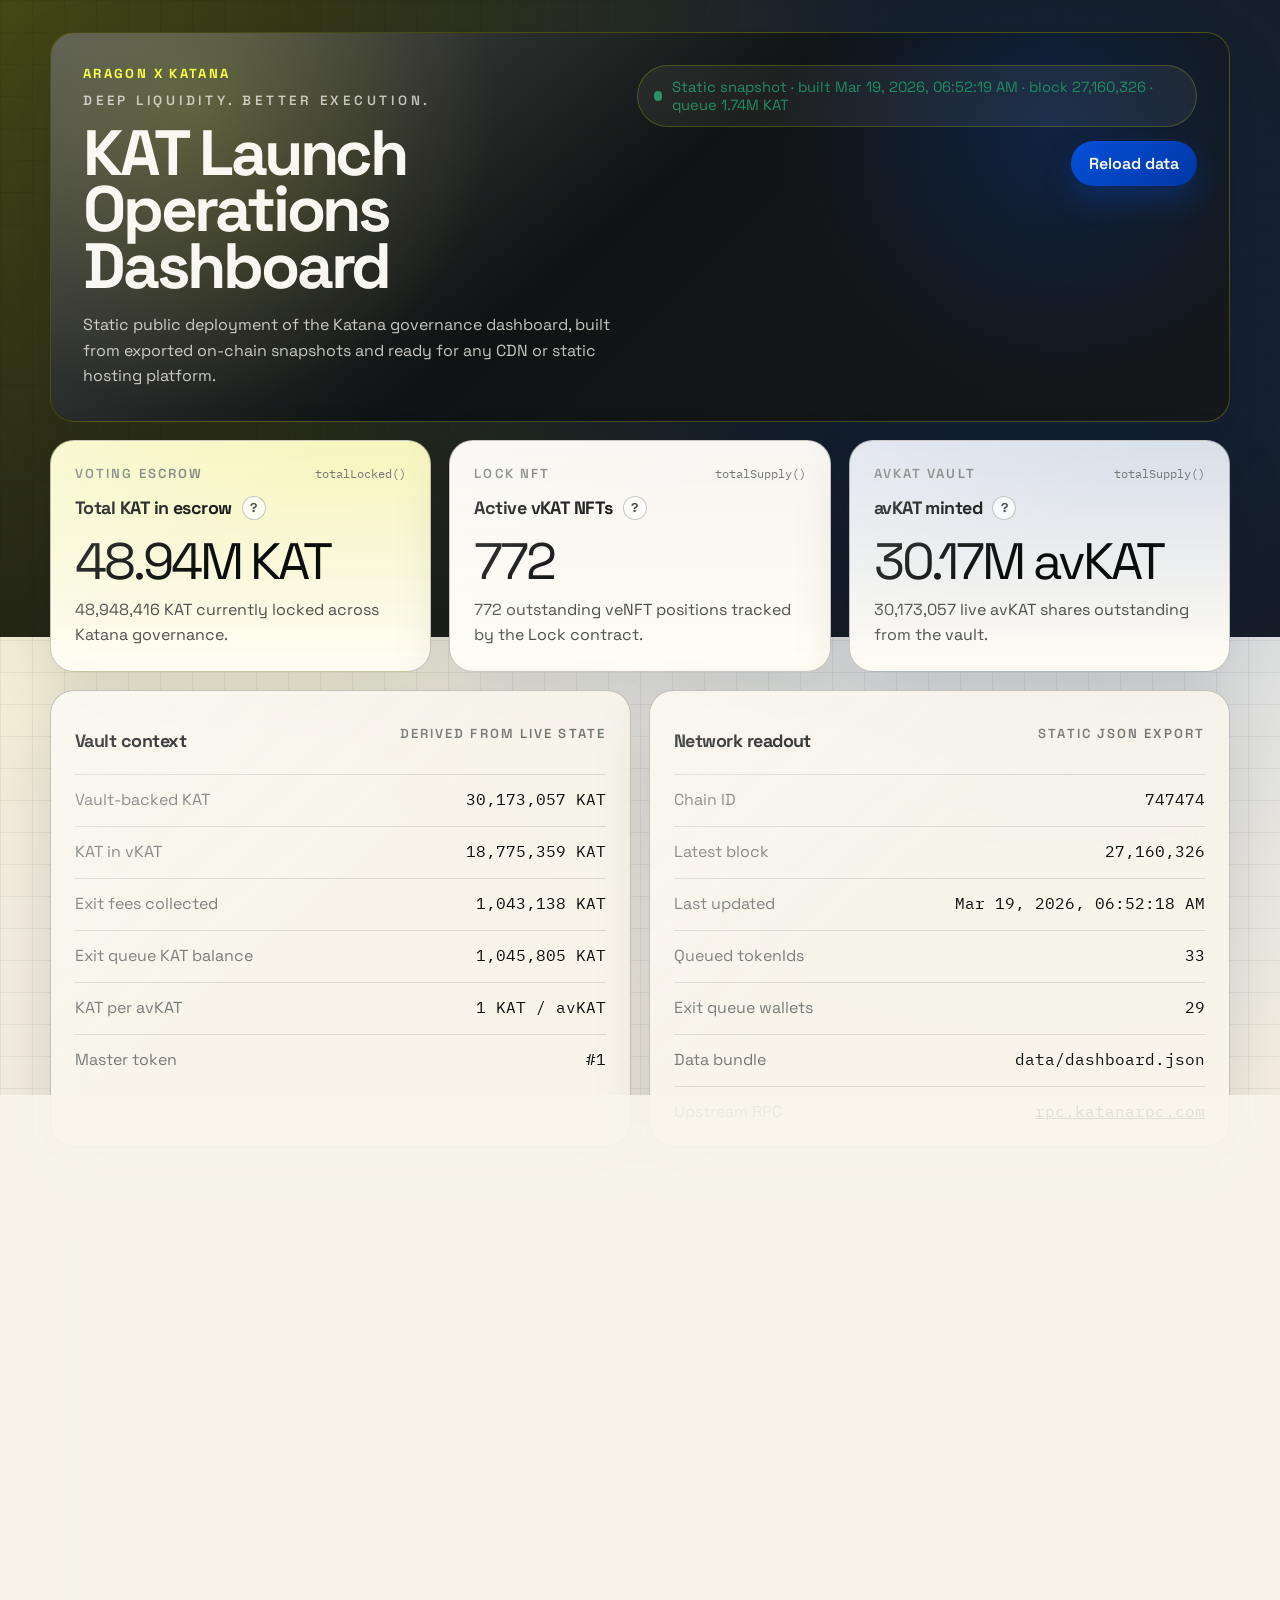
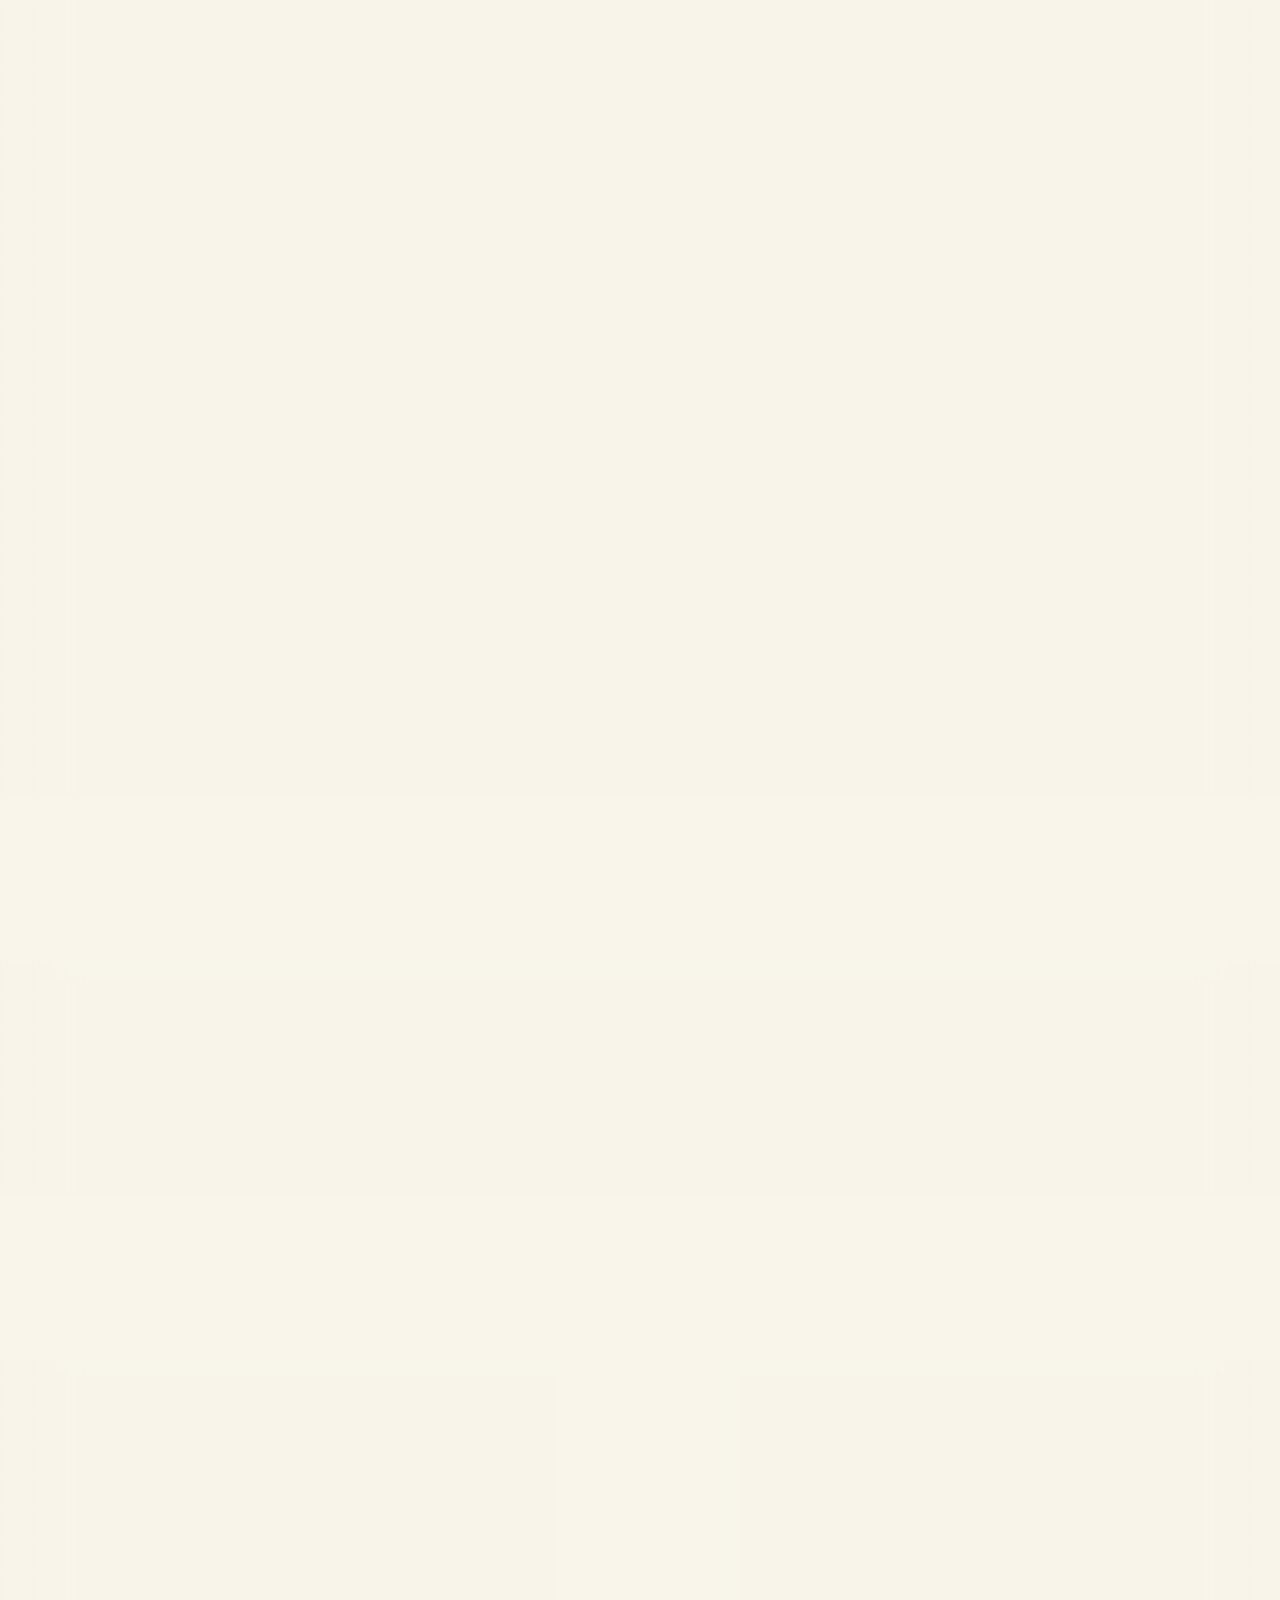
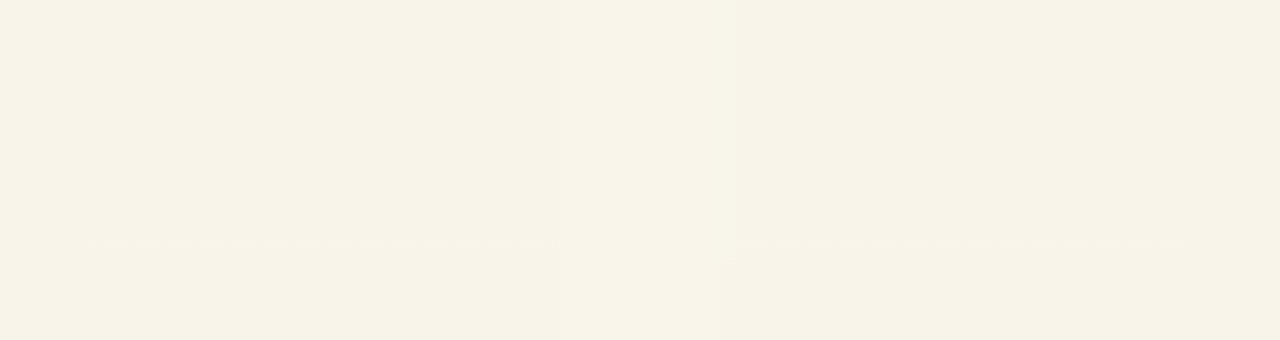
<file: static/index.html>
<!DOCTYPE html>
<html lang="en">
  <head>
    <meta charset="UTF-8" />
    <meta name="viewport" content="width=device-width, initial-scale=1.0" />
    <title>Katana KAT Launch Dashboard</title>
    <link rel="preconnect" href="https://fonts.googleapis.com" />
    <link rel="preconnect" href="https://fonts.gstatic.com" crossorigin />
    <link
      href="https://fonts.googleapis.com/css2?family=IBM+Plex+Mono:wght@400;500&family=Space+Grotesk:wght@400;500;700&display=swap"
      rel="stylesheet"
    />
    <link rel="stylesheet" href="./styles.css" />
  </head>
  <body>
    <div class="page-shell">
      <header class="hero panel">
        <div class="hero-copy">
          <p class="eyebrow">Aragon x Katana</p>
          <p class="hero-banner">Deep Liquidity. Better Execution.</p>
          <h1>KAT Launch Operations Dashboard</h1>
          <p class="hero-text">
            Static public deployment of the Katana governance dashboard, built from exported
            on-chain snapshots and ready for any CDN or static hosting platform.
          </p>
        </div>

        <div class="hero-actions">
          <div class="status-pill" id="statusPill" aria-live="polite">
            <span class="status-dot"></span>
            <span id="statusText">Loading exported Katana snapshot...</span>
          </div>
          <button class="refresh-button" id="refreshButton" type="button">Reload data</button>
        </div>
      </header>

      <section class="warning panel" id="serveWarning" hidden>
        <h2>Serve the static bundle over HTTP</h2>
        <p>
          This version reads from exported JSON files. Serve it with any static host or a local web
          server instead of opening <code>file://</code> directly.
        </p>
        <pre><code>cd /home/jordan/Documents/dev/crypto/aragon/katana-dash/static
python3 -m http.server 8787</code></pre>
      </section>

      <section class="metrics-grid">
        <article class="metric-card panel panel-amber">
          <div class="metric-meta">
            <span class="metric-kicker">Voting Escrow</span>
            <span class="metric-method">totalLocked()</span>
          </div>
          <div class="metric-title-row">
            <h2>Total KAT in escrow</h2>
            <button
              class="tooltip-trigger"
              type="button"
              data-tooltip="Reads VotingEscrow.totalLocked() to show the total amount of KAT currently locked across all vKAT positions."
              aria-label="Explain total KAT in escrow"
            >
              ?
            </button>
          </div>
          <p class="metric-value" id="totalLockedValue">--</p>
          <p class="metric-detail" id="totalLockedDetail">Loading live escrow balance...</p>
        </article>

        <article class="metric-card panel panel-cream">
          <div class="metric-meta">
            <span class="metric-kicker">Lock NFT</span>
            <span class="metric-method">totalSupply()</span>
          </div>
          <div class="metric-title-row">
            <h2>Active vKAT NFTs</h2>
            <button
              class="tooltip-trigger"
              type="button"
              data-tooltip="Reads Lock.totalSupply() to count outstanding veNFT positions that currently exist on Katana."
              aria-label="Explain active vKAT NFTs"
            >
              ?
            </button>
          </div>
          <p class="metric-value" id="activeNftsValue">--</p>
          <p class="metric-detail" id="activeNftsDetail">Loading current outstanding veNFT count...</p>
        </article>

        <article class="metric-card panel panel-rust">
          <div class="metric-meta">
            <span class="metric-kicker">AvKAT Vault</span>
            <span class="metric-method">totalSupply()</span>
          </div>
          <div class="metric-title-row">
            <h2>avKAT minted</h2>
            <button
              class="tooltip-trigger"
              type="button"
              data-tooltip="Reads AvKATVault.totalSupply() to show total outstanding avKAT shares that have been minted."
              aria-label="Explain avKAT minted"
            >
              ?
            </button>
          </div>
          <p class="metric-value" id="avKatMintedValue">--</p>
          <p class="metric-detail" id="avKatMintedDetail">Loading live avKAT share supply...</p>
        </article>
      </section>

      <section class="context-grid">
        <article class="panel context-card">
          <div class="context-heading">
            <h2>Vault context</h2>
            <span class="context-note">Derived from live state</span>
          </div>
          <dl class="data-list">
            <div>
              <dt>Vault-backed KAT</dt>
              <dd id="vaultAssetsValue">--</dd>
            </div>
            <div>
              <dt>KAT in vKAT</dt>
              <dd id="externalLockedValue">--</dd>
            </div>
            <div>
              <dt>Exit fees collected</dt>
              <dd id="exitFeesCollectedValue">--</dd>
            </div>
            <div>
              <dt>Exit queue KAT balance</dt>
              <dd id="exitQueueFeeBalanceValue">--</dd>
            </div>
            <div>
              <dt>KAT per avKAT</dt>
              <dd id="sharePriceValue">--</dd>
            </div>
            <div>
              <dt>Master token</dt>
              <dd id="masterTokenValue">--</dd>
            </div>
          </dl>
        </article>

        <article class="panel context-card">
          <div class="context-heading">
            <h2>Network readout</h2>
            <span class="context-note">Static JSON export</span>
          </div>
          <dl class="data-list">
            <div>
              <dt>Chain ID</dt>
              <dd id="chainIdValue">--</dd>
            </div>
            <div>
              <dt>Latest block</dt>
              <dd id="blockNumberValue">--</dd>
            </div>
            <div>
              <dt>Last updated</dt>
              <dd id="lastUpdatedValue">--</dd>
            </div>
            <div>
              <dt>Queued tokenIds</dt>
              <dd id="queuedTokenIdsValue">--</dd>
            </div>
            <div>
              <dt>Exit queue wallets</dt>
              <dd id="uniqueHolderCountValue">--</dd>
            </div>
            <div>
              <dt>Data bundle</dt>
              <dd id="dbPathValue">--</dd>
            </div>
            <div>
              <dt>Upstream RPC</dt>
              <dd><a href="https://rpc.katanarpc.com" target="_blank" rel="noreferrer">rpc.katanarpc.com</a></dd>
            </div>
          </dl>
        </article>
      </section>

      <section class="panel chart-section">
        <div class="section-heading">
          <h2>Position History</h2>
          <p>History is exported into static JSON during the build step and served directly from the site bundle.</p>
        </div>

        <article class="chart-card chart-card-hero">
          <div class="chart-card-header">
            <div>
              <p class="chart-kicker">Overlaid KAT positions</p>
              <div class="chart-title-row">
                <h3>KAT position overlay</h3>
                <button
                  class="tooltip-trigger"
                  type="button"
                  data-tooltip="Compares the three KAT-denominated position series over time. Use the toggle chips to turn each line on or off."
                  aria-label="Explain KAT position overlay chart"
                >
                  ?
                </button>
              </div>
            </div>
            <p class="chart-current" id="katOverviewSummary">--</p>
          </div>
          <div class="chart-toggle-group" id="katOverviewLegend" aria-label="Toggle KAT series"></div>
          <div class="chart-shell" id="katOverviewChart"></div>
        </article>

        <div class="chart-grid chart-grid-wide">
          <article class="chart-card">
            <div class="chart-card-header">
              <div>
                <p class="chart-kicker">KAT in avKAT</p>
                <div class="chart-title-row">
                  <h3>Vault-backed KAT</h3>
                  <button
                    class="tooltip-trigger"
                    type="button"
                    data-tooltip="Historical snapshots of AvKATVault.totalAssets(), representing the KAT currently backing avKAT shares."
                    aria-label="Explain vault-backed KAT chart"
                  >
                    ?
                  </button>
                </div>
              </div>
              <p class="chart-current" id="vaultAssetsChartValue">--</p>
            </div>
            <div class="chart-shell" id="vaultAssetsChart"></div>
          </article>

          <article class="chart-card">
            <div class="chart-card-header">
              <div>
                <p class="chart-kicker">All positions</p>
                <div class="chart-title-row">
                  <h3>Total locked KAT</h3>
                  <button
                    class="tooltip-trigger"
                    type="button"
                    data-tooltip="Historical snapshots of VotingEscrow.totalLocked(), including avKAT’s master token and all other escrowed KAT."
                    aria-label="Explain total locked KAT chart"
                  >
                    ?
                  </button>
                </div>
              </div>
              <p class="chart-current" id="totalLockedChartValue">--</p>
            </div>
            <div class="chart-shell" id="totalLockedChart"></div>
          </article>

          <article class="chart-card">
            <div class="chart-card-header">
              <div>
                <p class="chart-kicker">Direct ve positions</p>
                <div class="chart-title-row">
                  <h3>KAT in vKAT</h3>
                  <button
                    class="tooltip-trigger"
                    type="button"
                    data-tooltip="Historical snapshots of total locked KAT minus the KAT backing avKAT, isolating direct vKAT positions."
                    aria-label="Explain KAT in vKAT chart"
                  >
                    ?
                  </button>
                </div>
              </div>
              <p class="chart-current" id="externalLockedChartValue">--</p>
            </div>
            <div class="chart-shell" id="externalLockedChart"></div>
          </article>

          <article class="chart-card">
            <div class="chart-card-header">
              <div>
                <p class="chart-kicker">ERC4626 shares</p>
                <div class="chart-title-row">
                  <h3>Total avKAT</h3>
                  <button
                    class="tooltip-trigger"
                    type="button"
                    data-tooltip="Historical snapshots of AvKATVault.totalSupply(), showing total avKAT shares outstanding over time."
                    aria-label="Explain total avKAT chart"
                  >
                    ?
                  </button>
                </div>
              </div>
              <p class="chart-current" id="avKatSupplyChartValue">--</p>
            </div>
            <div class="chart-shell" id="avKatSupplyChart"></div>
          </article>
        </div>
      </section>

      <section class="panel chart-section">
        <div class="section-heading">
          <h2>Flow History</h2>
          <p>Cumulative event counts are exported from the cached chain index and bundled with the static site.</p>
        </div>

        <div class="chart-grid">
          <article class="chart-card">
            <div class="chart-card-header">
              <div>
                <p class="chart-kicker">Escrow deposit logs</p>
                <div class="chart-title-row">
                  <h3>vKAT create locks</h3>
                  <button
                    class="tooltip-trigger"
                    type="button"
                    data-tooltip="Cumulative count of VotingEscrow Deposit events, used here as the number of create-lock actions observed on Katana."
                    aria-label="Explain vKAT create locks chart"
                  >
                    ?
                  </button>
                </div>
              </div>
              <p class="chart-current" id="vkatCreateCountChartValue">--</p>
            </div>
            <div class="chart-shell" id="vkatCreateCountChart"></div>
          </article>

          <article class="chart-card">
            <div class="chart-card-header">
              <div>
                <p class="chart-kicker">Vault deposit logs</p>
                <div class="chart-title-row">
                  <h3>avKAT deposits</h3>
                  <button
                    class="tooltip-trigger"
                    type="button"
                    data-tooltip="Cumulative count of AvKATVault Deposit events, representing ERC4626 deposit actions into the avKAT vault."
                    aria-label="Explain avKAT deposits chart"
                  >
                    ?
                  </button>
                </div>
              </div>
              <p class="chart-current" id="avkatDepositCountChartValue">--</p>
            </div>
            <div class="chart-shell" id="avkatDepositCountChart"></div>
          </article>

          <article class="chart-card">
            <div class="chart-card-header">
              <div>
                <p class="chart-kicker">Current queued balance</p>
                <div class="chart-title-row">
                  <h3>vKAT exit queue</h3>
                  <button
                    class="tooltip-trigger"
                    type="button"
                    data-tooltip="Historical snapshots of VotingEscrow.currentExitingAmount(), showing how much KAT is currently sitting in the exit queue."
                    aria-label="Explain exit queue chart"
                  >
                    ?
                  </button>
                </div>
              </div>
              <p class="chart-current" id="exitQueueChartValue">--</p>
            </div>
            <div class="chart-shell" id="exitQueueChart"></div>
          </article>
        </div>
      </section>

      <section class="contracts-grid">
        <article class="panel contracts-panel">
          <div class="section-heading">
            <h2>Tracked contracts</h2>
            <p>Contract links are pinned to Katana mainnet explorers for launch operations.</p>
          </div>
          <div class="contract-list">
            <div class="contract-row">
              <span class="contract-label">Voting Escrow</span>
              <a
                id="votingEscrowLink"
                href="https://katanascan.com/address/0x4d6fC15Ca6258b168225D283262743C623c13Ead"
                target="_blank"
                rel="noreferrer"
              >
                0x4d6f...3Ead
              </a>
            </div>
            <div class="contract-row">
              <span class="contract-label">Dynamic Exit Queue</span>
              <a
                href="https://katanascan.com/address/0x6dE9cAAb658C744aD337Ca5d92D084c97ffF578d"
                target="_blank"
                rel="noreferrer"
              >
                0x6dE9...578d
              </a>
            </div>
            <div class="contract-row">
              <span class="contract-label">NFT Lock</span>
              <a
                id="lockNftLink"
                href="https://katanascan.com/address/0x106F7D67Ea25Cb9eFf5064CF604ebf6259Ff296d"
                target="_blank"
                rel="noreferrer"
              >
                0x106F...296d
              </a>
            </div>
            <div class="contract-row">
              <span class="contract-label">AvKAT Vault</span>
              <a
                id="vaultLink"
                href="https://katanascan.com/address/0x7231dbaCdFc968E07656D12389AB20De82FbfCeB"
                target="_blank"
                rel="noreferrer"
              >
                0x7231...fCeB
              </a>
            </div>
            <div class="contract-row">
              <span class="contract-label">Compound Strategy</span>
              <a id="strategyLink" href="#" target="_blank" rel="noreferrer">Loading...</a>
            </div>
            <div class="contract-row">
              <span class="contract-label">KAT token</span>
              <a id="katTokenLink" href="#" target="_blank" rel="noreferrer">Loading...</a>
            </div>
          </div>
        </article>

        <article class="panel methodology-panel">
          <div class="section-heading">
            <h2>Metric definitions</h2>
            <p>The cards map directly to contract state, exported to JSON ahead of deploy for static hosting.</p>
          </div>
          <ul class="methodology-list">
            <li><strong>Total KAT in escrow</strong> reads <code>VotingEscrow.totalLocked()</code>.</li>
            <li><strong>Active vKAT NFTs</strong> reads <code>Lock.totalSupply()</code>.</li>
            <li><strong>avKAT minted</strong> reads <code>AvKATVault.totalSupply()</code>.</li>
            <li><strong>Vault-backed KAT</strong> reads <code>AvKATVault.totalAssets()</code>.</li>
            <li><strong>Exit fees collected</strong> sums the <code>fee</code> field from <code>DynamicExitQueue.Exit(tokenId, fee)</code> logs.</li>
            <li><strong>Exit queue KAT balance</strong> reads <code>KAT.balanceOf(exitQueue)</code> for the queue contract’s live KAT balance.</li>
            <li><strong>Queued tokenIds</strong> counts active lock NFTs currently held by VotingEscrow while waiting in the exit queue.</li>
            <li><strong>Exit queue wallets</strong> counts distinct queue ticket-holder addresses currently represented in the exit queue.</li>
          </ul>
          <p class="footnote" id="integrityNote">
            Integrity check pending: validating the escrow's reported lock NFT against the expected
            mainnet lock address.
          </p>
        </article>
      </section>
    </div>

    <script type="module" src="./app.js"></script>
  </body>
</html>
</file>
<file: static/styles.css>
:root {
  --bg: #f1ecdf;
  --bg-grid: rgba(8, 8, 8, 0.06);
  --panel: rgba(249, 245, 235, 0.9);
  --panel-strong: rgba(255, 252, 244, 0.96);
  --ink: #0b0d0d;
  --ink-soft: #4d504d;
  --ink-faint: #747875;
  --line: rgba(11, 13, 13, 0.12);
  --line-strong: rgba(11, 13, 13, 0.22);
  --katana-yellow: #f6ff09;
  --katana-blue: #0550db;
  --katana-blue-soft: rgba(5, 80, 219, 0.12);
  --katana-yellow-soft: rgba(246, 255, 9, 0.18);
  --success: #1c8e62;
  --danger: #d14f39;
  --shadow: 0 20px 60px rgba(9, 15, 24, 0.12);
  --radius: 24px;
}

* {
  box-sizing: border-box;
}

html {
  min-height: 100%;
  background:
    radial-gradient(circle at top left, rgba(246, 255, 9, 0.2), transparent 24%),
    radial-gradient(circle at 82% 8%, rgba(5, 80, 219, 0.18), transparent 24%),
    linear-gradient(180deg, #171918 0%, #171918 18%, var(--bg) 18%, var(--bg) 100%);
}

body {
  margin: 0;
  min-height: 100vh;
  color: var(--ink);
  font-family: "Space Grotesk", "Avenir Next", "Segoe UI", sans-serif;
  background:
    linear-gradient(90deg, var(--bg-grid) 1px, transparent 1px),
    linear-gradient(var(--bg-grid) 1px, transparent 1px);
  background-size: 32px 32px;
}

a {
  color: inherit;
}

code,
pre,
.metric-method,
.contract-row a,
.data-list dd,
.footnote {
  font-family: "IBM Plex Mono", "SFMono-Regular", monospace;
}

.page-shell {
  width: min(1180px, calc(100vw - 32px));
  margin: 0 auto;
  padding: 32px 0 56px;
}

.panel {
  position: relative;
  overflow: hidden;
  border: 1px solid var(--line-strong);
  border-radius: var(--radius);
  background: var(--panel);
  box-shadow: var(--shadow);
  backdrop-filter: blur(14px);
}

.panel::after {
  content: "";
  position: absolute;
  inset: 0;
  pointer-events: none;
  background: linear-gradient(140deg, rgba(255, 255, 255, 0.3), transparent 48%);
}

.hero {
  display: flex;
  gap: 24px;
  justify-content: space-between;
  padding: 32px;
  margin-bottom: 18px;
  color: #f8f6ef;
  border-color: rgba(246, 255, 9, 0.24);
  background:
    radial-gradient(circle at 12% 18%, rgba(246, 255, 9, 0.18), transparent 28%),
    radial-gradient(circle at 85% 24%, rgba(5, 80, 219, 0.22), transparent 26%),
    linear-gradient(135deg, #090b0b 0%, #121515 60%, #15181a 100%);
  animation: rise 0.55s ease-out both;
}

.hero-copy {
  max-width: 760px;
}

.eyebrow {
  margin: 0 0 10px;
  color: var(--katana-yellow);
  font-size: 0.82rem;
  font-weight: 700;
  letter-spacing: 0.18em;
  text-transform: uppercase;
}

.hero-banner {
  margin: 0 0 16px;
  color: rgba(248, 246, 239, 0.72);
  font-size: 0.84rem;
  font-weight: 600;
  letter-spacing: 0.28em;
  text-transform: uppercase;
}

.hero h1 {
  margin: 0;
  font-size: clamp(2.4rem, 5vw, 4.8rem);
  line-height: 0.88;
  letter-spacing: -0.05em;
  max-width: 10ch;
}

.hero-text {
  margin: 18px 0 0;
  max-width: 62ch;
  color: rgba(248, 246, 239, 0.78);
  font-size: 1rem;
  line-height: 1.6;
}

.hero-actions {
  display: flex;
  flex-direction: column;
  align-items: flex-end;
  gap: 14px;
  min-width: 240px;
}

.status-pill {
  display: inline-flex;
  align-items: center;
  gap: 10px;
  max-width: 100%;
  padding: 12px 16px;
  border: 1px solid rgba(246, 255, 9, 0.2);
  border-radius: 999px;
  color: rgba(248, 246, 239, 0.8);
  background: rgba(255, 255, 255, 0.06);
  font-size: 0.92rem;
}

.status-pill[data-state="ok"] {
  color: var(--success);
}

.status-pill[data-state="error"] {
  color: var(--danger);
}

.status-dot {
  width: 10px;
  height: 10px;
  border-radius: 999px;
  background: currentColor;
  box-shadow: 0 0 0 0 rgba(47, 124, 82, 0.34);
  animation: pulse 1.9s infinite;
}

.refresh-button {
  cursor: pointer;
  border: none;
  border-radius: 999px;
  padding: 12px 18px;
  color: #fbfbf3;
  background: linear-gradient(135deg, var(--katana-blue), #0037a3);
  font: inherit;
  font-weight: 600;
  box-shadow: 0 14px 28px rgba(5, 80, 219, 0.28);
  transition:
    transform 0.2s ease,
    opacity 0.2s ease;
}

.refresh-button:hover:not(:disabled) {
  transform: translateY(-1px);
}

.refresh-button:disabled {
  opacity: 0.62;
  cursor: wait;
}

.warning {
  margin-bottom: 18px;
  padding: 20px 22px;
  border-color: rgba(5, 80, 219, 0.24);
  background:
    linear-gradient(180deg, rgba(5, 80, 219, 0.08), rgba(255, 252, 244, 0.92)),
    var(--panel-strong);
}

.warning h2 {
  margin: 0 0 10px;
  font-size: 1rem;
}

.warning p,
.warning pre {
  margin: 0;
  color: var(--ink-soft);
  line-height: 1.5;
}

.warning pre {
  margin-top: 12px;
  padding: 12px 14px;
  border-radius: 18px;
  background: rgba(33, 24, 16, 0.07);
  overflow: auto;
}

.metrics-grid,
.context-grid,
.contracts-grid,
.chart-grid {
  display: grid;
  gap: 18px;
}

.metrics-grid {
  grid-template-columns: repeat(3, minmax(0, 1fr));
  margin-bottom: 18px;
}

.context-grid,
.contracts-grid {
  grid-template-columns: repeat(2, minmax(0, 1fr));
  margin-bottom: 18px;
}

.chart-grid {
  grid-template-columns: repeat(3, minmax(0, 1fr));
}

.chart-grid-wide {
  grid-template-columns: repeat(2, minmax(0, 1fr));
}

.metric-card,
.context-card,
.contracts-panel,
.methodology-panel,
.chart-section {
  padding: 24px;
  animation: rise 0.55s ease-out both;
}

.metrics-grid > :nth-child(2) {
  animation-delay: 0.08s;
}

.metrics-grid > :nth-child(3) {
  animation-delay: 0.16s;
}

.panel-amber {
  background:
    linear-gradient(180deg, rgba(246, 255, 9, 0.2), rgba(255, 252, 244, 0.94)),
    var(--panel-strong);
}

.panel-cream {
  background:
    linear-gradient(180deg, rgba(255, 255, 255, 0.3), rgba(255, 252, 244, 0.94)),
    var(--panel-strong);
}

.panel-rust {
  background:
    linear-gradient(180deg, rgba(5, 80, 219, 0.12), rgba(255, 252, 244, 0.94)),
    var(--panel-strong);
}

.metric-meta,
.section-heading,
.context-heading {
  display: flex;
  align-items: center;
  justify-content: space-between;
  gap: 16px;
}

.metric-kicker,
.context-note {
  color: var(--ink-faint);
  font-size: 0.82rem;
  font-weight: 600;
  letter-spacing: 0.16em;
  text-transform: uppercase;
}

.metric-method {
  color: var(--ink-faint);
  font-size: 0.75rem;
}

.metric-card h2,
.section-heading h2,
.context-heading h2 {
  margin: 14px 0 0;
  font-size: 1.12rem;
  letter-spacing: -0.03em;
}

.metric-title-row,
.chart-title-row {
  display: flex;
  align-items: center;
  gap: 10px;
  margin-top: 14px;
}

.metric-title-row h2,
.chart-title-row h3 {
  margin: 0;
}

.tooltip-trigger {
  position: relative;
  z-index: 3;
  flex: 0 0 auto;
  width: 24px;
  height: 24px;
  display: inline-flex;
  align-items: center;
  justify-content: center;
  padding: 0;
  border: 1px solid var(--line-strong);
  border-radius: 999px;
  background: rgba(255, 255, 255, 0.74);
  color: var(--ink-soft);
  font: inherit;
  font-size: 0.8rem;
  font-weight: 700;
  cursor: help;
  transition:
    color 0.16s ease,
    border-color 0.16s ease,
    background 0.16s ease,
    transform 0.16s ease;
}

.tooltip-trigger:hover,
.tooltip-trigger:focus,
.tooltip-trigger:focus-visible {
  color: #f8f6ef;
  border-color: rgba(246, 255, 9, 0.3);
  background: #0d1114;
  transform: translateY(-1px);
}

.tooltip-trigger::before,
.tooltip-trigger::after {
  position: absolute;
  left: 50%;
  opacity: 0;
  pointer-events: none;
  transition:
    opacity 0.16s ease,
    transform 0.16s ease;
}

.tooltip-trigger::before {
  content: "";
  top: calc(100% + 2px);
  transform: translate(-50%, -4px);
  border: 7px solid transparent;
  border-bottom: none;
  border-top-color: #0d1114;
}

.tooltip-trigger::after {
  content: attr(data-tooltip);
  top: calc(100% + 10px);
  width: min(260px, 62vw);
  transform: translate(-50%, -6px);
  padding: 10px 12px;
  border: 1px solid rgba(246, 255, 9, 0.32);
  border-radius: 14px;
  color: #f5f4ed;
  background: #0d1114;
  box-shadow: 0 18px 42px rgba(9, 15, 24, 0.28);
  font-family: "IBM Plex Mono", "SFMono-Regular", monospace;
  font-size: 0.74rem;
  font-weight: 400;
  line-height: 1.55;
  text-align: left;
  white-space: normal;
}

.tooltip-trigger:hover::before,
.tooltip-trigger:hover::after,
.tooltip-trigger:focus::before,
.tooltip-trigger:focus::after,
.tooltip-trigger:focus-visible::before,
.tooltip-trigger:focus-visible::after {
  opacity: 1;
  transform: translate(-50%, 0);
}

.tooltip-trigger:focus {
  outline: 2px solid var(--katana-blue);
  outline-offset: 2px;
}

.tooltip-trigger:focus-visible {
  outline: 2px solid var(--katana-blue);
  outline-offset: 2px;
}

.tooltip-trigger:focus:not(:focus-visible) {
  outline: none;
}

.section-heading p,
.metric-detail,
.methodology-panel p,
.footnote {
  color: var(--ink-soft);
}

.metric-value {
  margin: 18px 0 12px;
  font-size: clamp(2rem, 4vw, 3.6rem);
  line-height: 0.94;
  letter-spacing: -0.06em;
}

.metric-detail {
  margin: 0;
  min-height: 3em;
  line-height: 1.55;
}

.data-list {
  display: grid;
  gap: 16px;
  margin: 22px 0 0;
}

.data-list div {
  display: flex;
  justify-content: space-between;
  gap: 16px;
  padding-top: 14px;
  border-top: 1px solid var(--line);
}

.data-list dt {
  color: var(--ink-faint);
}

.data-list dd {
  margin: 0;
  text-align: right;
}

.contract-list {
  display: grid;
  gap: 16px;
  margin-top: 22px;
}

.chart-section {
  margin-bottom: 18px;
}

.chart-grid {
  margin-top: 22px;
}

.chart-card {
  --chart-accent: var(--katana-blue);
  position: relative;
  display: flex;
  flex-direction: column;
  padding: 18px;
  border: 1px solid var(--line-strong);
  border-radius: 24px;
  background:
    linear-gradient(180deg, rgba(255, 255, 255, 0.58), rgba(249, 245, 235, 0.92));
}

.chart-card::before {
  content: "";
  position: absolute;
  inset: 0 0 auto;
  height: 3px;
  background: linear-gradient(90deg, rgba(11, 13, 13, 0), var(--chart-accent), rgba(11, 13, 13, 0));
}

.chart-card-header {
  display: flex;
  align-items: flex-start;
  justify-content: space-between;
  gap: 16px;
  margin-bottom: 16px;
}

.chart-kicker {
  margin: 0 0 6px;
  color: var(--ink-faint);
  font-size: 0.78rem;
  font-weight: 600;
  letter-spacing: 0.16em;
  text-transform: uppercase;
}

.chart-card h3 {
  margin: 0;
  font-size: 1rem;
  letter-spacing: -0.03em;
}

.chart-current {
  margin: 0;
  color: var(--chart-accent);
  font-family: "IBM Plex Mono", "SFMono-Regular", monospace;
  font-size: 0.92rem;
  text-align: right;
}

.chart-shell {
  flex: 1 1 auto;
  min-height: 0;
}

.chart-toggle-group {
  display: flex;
  flex-wrap: wrap;
  gap: 10px;
  margin: 0 0 16px;
}

.chart-toggle {
  display: inline-flex;
  align-items: center;
  gap: 10px;
  padding: 10px 14px;
  border: 1px solid rgba(11, 13, 13, 0.12);
  border-radius: 999px;
  background: rgba(255, 255, 255, 0.58);
  color: var(--ink-soft);
  font: inherit;
  font-size: 0.86rem;
  font-weight: 600;
  cursor: pointer;
  transition:
    transform 0.16s ease,
    border-color 0.16s ease,
    color 0.16s ease,
    background 0.16s ease;
}

.chart-toggle:hover,
.chart-toggle:focus,
.chart-toggle:focus-visible {
  transform: translateY(-1px);
  border-color: color-mix(in srgb, var(--toggle-color) 30%, rgba(11, 13, 13, 0.16));
  color: var(--ink);
}

.chart-toggle.is-active {
  border-color: color-mix(in srgb, var(--toggle-color) 35%, rgba(11, 13, 13, 0.16));
  background: color-mix(in srgb, var(--toggle-color) 12%, rgba(255, 255, 255, 0.66));
  color: var(--ink);
}

.chart-toggle:focus-visible {
  outline: 2px solid rgba(5, 80, 219, 0.6);
  outline-offset: 2px;
}

.chart-toggle-swatch,
.chart-tooltip-series-dot {
  width: 10px;
  height: 10px;
  border-radius: 999px;
  flex: 0 0 auto;
  background: var(--toggle-color);
}

.chart-interactive {
  position: relative;
  aspect-ratio: 560 / 180;
  overflow: hidden;
  border: 1px solid rgba(11, 13, 13, 0.08);
  border-radius: 18px;
  background:
    radial-gradient(circle at 82% 16%, rgba(246, 255, 9, 0.12), transparent 26%),
    linear-gradient(180deg, rgba(5, 80, 219, 0.05), rgba(11, 13, 13, 0.02));
  cursor: crosshair;
  touch-action: pan-y;
}

.chart-interactive:focus,
.chart-interactive:focus-visible {
  outline: 2px solid rgba(5, 80, 219, 0.7);
  outline-offset: 2px;
}

.chart-hover-line,
.chart-hover-dot,
.chart-hover-tooltip,
.chart-hover-series {
  position: absolute;
  z-index: 2;
  pointer-events: none;
}

.chart-hover-line,
.chart-hover-dot,
.chart-hover-tooltip {
  opacity: 0;
  transition: opacity 0.12s ease;
}

.chart-interactive.is-active .chart-hover-line,
.chart-interactive.is-active .chart-hover-dot,
.chart-interactive.is-active .chart-hover-tooltip {
  opacity: 1;
}

.chart-hover-line {
  top: 0;
  bottom: 0;
  width: 1px;
  background: rgba(11, 13, 13, 0.18);
  transform: translateX(-0.5px);
}

.chart-hover-series {
  inset: 0;
}

.chart-hover-dot {
  width: 10px;
  height: 10px;
  border: 2px solid #f8f3e6;
  border-radius: 999px;
  transform: translate(-50%, -50%);
  box-shadow: 0 6px 16px rgba(9, 15, 24, 0.2);
}

.chart-hover-tooltip {
  top: 0;
  left: 0;
  min-width: 132px;
  max-width: 180px;
  padding: 10px 12px;
  border: 1px solid rgba(246, 255, 9, 0.24);
  border-radius: 14px;
  background: rgba(11, 13, 13, 0.94);
  color: #f5f4ed;
  box-shadow: 0 18px 40px rgba(9, 15, 24, 0.28);
}

.chart-hover-tooltip-wide {
  min-width: 220px;
  max-width: 320px;
}

.chart-tooltip-label,
.chart-tooltip-value {
  margin: 0;
  font-family: "IBM Plex Mono", "SFMono-Regular", monospace;
  line-height: 1.45;
}

.chart-tooltip-label {
  color: rgba(245, 244, 237, 0.68);
  font-size: 0.72rem;
}

.chart-tooltip-value {
  margin-top: 4px;
  font-size: 0.82rem;
  font-weight: 500;
}

.chart-tooltip-list {
  display: grid;
  gap: 8px;
  margin-top: 8px;
  font-family: "IBM Plex Mono", "SFMono-Regular", monospace;
  font-size: 0.78rem;
}

.chart-tooltip-row {
  display: flex;
  justify-content: space-between;
  gap: 16px;
}

.chart-tooltip-series {
  display: inline-flex;
  align-items: center;
  gap: 8px;
  color: rgba(245, 244, 237, 0.9);
}

.chart-svg {
  display: block;
  width: 100%;
  height: 100%;
}

.chart-grid-line {
  stroke: rgba(11, 13, 13, 0.1);
  stroke-width: 1;
}

.chart-area {
  opacity: 0.16;
}

.chart-line {
  fill: none;
  stroke-width: 3;
  stroke-linecap: round;
  stroke-linejoin: round;
}

.chart-endpoint {
  stroke: #fff9f1;
  stroke-width: 2;
}

.chart-footer {
  display: flex;
  justify-content: space-between;
  gap: 16px;
  margin-top: 10px;
  color: var(--ink-faint);
  font-family: "IBM Plex Mono", "SFMono-Regular", monospace;
  font-size: 0.78rem;
}

.chart-empty {
  display: flex;
  align-items: center;
  justify-content: center;
  min-height: 180px;
  padding: 18px;
  border: 1px dashed rgba(11, 13, 13, 0.18);
  border-radius: 20px;
  color: var(--ink-faint);
  font-size: 0.92rem;
  text-align: center;
  line-height: 1.5;
  background: rgba(255, 255, 255, 0.46);
}

.contract-row {
  display: flex;
  flex-wrap: wrap;
  align-items: center;
  justify-content: space-between;
  gap: 10px 18px;
  padding-bottom: 14px;
  border-bottom: 1px solid var(--line);
}

.contract-row:last-child {
  padding-bottom: 0;
  border-bottom: none;
}

.contract-label {
  color: var(--ink-soft);
}

.contract-row a {
  text-decoration: none;
}

.contract-row a:hover {
  text-decoration: underline;
}

.methodology-list {
  display: grid;
  gap: 14px;
  margin: 22px 0 18px;
  padding-left: 18px;
  color: var(--ink-soft);
  line-height: 1.5;
}

.footnote {
  margin: 0;
  font-size: 0.88rem;
  line-height: 1.5;
}

.is-live {
  animation: flash 0.65s ease;
}

@keyframes rise {
  from {
    opacity: 0;
    transform: translateY(14px);
  }

  to {
    opacity: 1;
    transform: translateY(0);
  }
}

@keyframes pulse {
  0% {
    box-shadow: 0 0 0 0 rgba(47, 124, 82, 0.35);
  }

  70% {
    box-shadow: 0 0 0 10px rgba(47, 124, 82, 0);
  }

  100% {
    box-shadow: 0 0 0 0 rgba(47, 124, 82, 0);
  }
}

@keyframes flash {
  0% {
    background-color: rgba(213, 141, 42, 0.18);
  }

  100% {
    background-color: transparent;
  }
}

@media (max-width: 980px) {
  .metrics-grid,
  .context-grid,
  .contracts-grid,
  .chart-grid,
  .chart-grid-wide {
    grid-template-columns: 1fr;
  }

  .hero {
    flex-direction: column;
  }

  .hero-actions {
    align-items: flex-start;
    min-width: 0;
  }
}

@media (max-width: 640px) {
  .page-shell {
    width: min(100vw - 20px, 1180px);
    padding-top: 18px;
    padding-bottom: 28px;
  }

  .hero,
  .metric-card,
  .context-card,
  .contracts-panel,
  .methodology-panel,
  .chart-section,
  .warning {
    padding: 20px;
    border-radius: 22px;
  }

  .metric-value {
    font-size: 2.2rem;
  }

  .data-list div,
  .contract-row,
  .metric-meta,
  .section-heading,
  .context-heading,
  .chart-card-header,
  .metric-title-row,
  .chart-title-row {
    flex-direction: column;
    align-items: flex-start;
  }

  .data-list dd {
    text-align: left;
  }

  .chart-current {
    text-align: left;
  }

  .tooltip-trigger::after {
    left: 0;
    transform: translate(0, -6px);
  }

  .tooltip-trigger::before {
    left: 12px;
    transform: translate(0, -4px);
  }

.tooltip-trigger:hover::before,
.tooltip-trigger:hover::after,
.tooltip-trigger:focus::before,
.tooltip-trigger:focus::after,
.tooltip-trigger:focus-visible::before,
.tooltip-trigger:focus-visible::after {
  transform: translate(0, 0);
}
}
</file>
